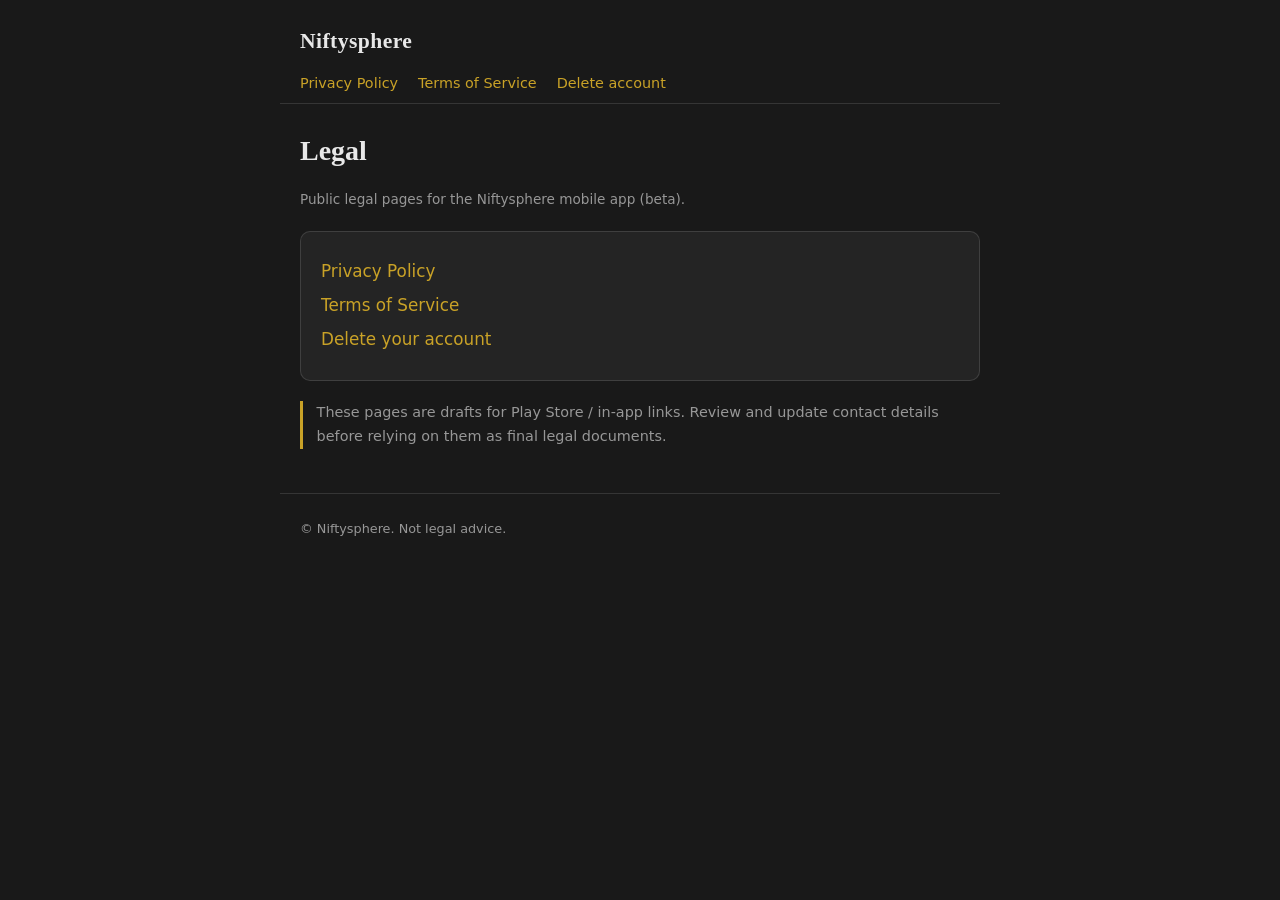
<file: index.html>
<!DOCTYPE html>
<html lang="en">
<head>
  <meta charset="utf-8" />
  <meta name="viewport" content="width=device-width, initial-scale=1" />
  <title>Niftysphere — Legal</title>
  <link rel="stylesheet" href="styles.css" />
</head>
<body>
  <header>
    <a class="brand" href="index.html">Niftysphere</a>
    <nav>
      <a href="privacy.html">Privacy Policy</a>
      <a href="terms.html">Terms of Service</a>
      <a href="delete-account.html">Delete account</a>
    </nav>
  </header>
  <main>
    <h1>Legal</h1>
    <p class="meta">Public legal pages for the Niftysphere mobile app (beta).</p>
    <div class="card">
      <a href="privacy.html">Privacy Policy</a>
      <a href="terms.html">Terms of Service</a>
      <a href="delete-account.html">Delete your account</a>
    </div>
    <p class="notice">
      These pages are drafts for Play Store / in-app links. Review and update
      contact details before relying on them as final legal documents.
    </p>
  </main>
  <footer>
    © Niftysphere. Not legal advice.
  </footer>
</body>
</html>
</file>
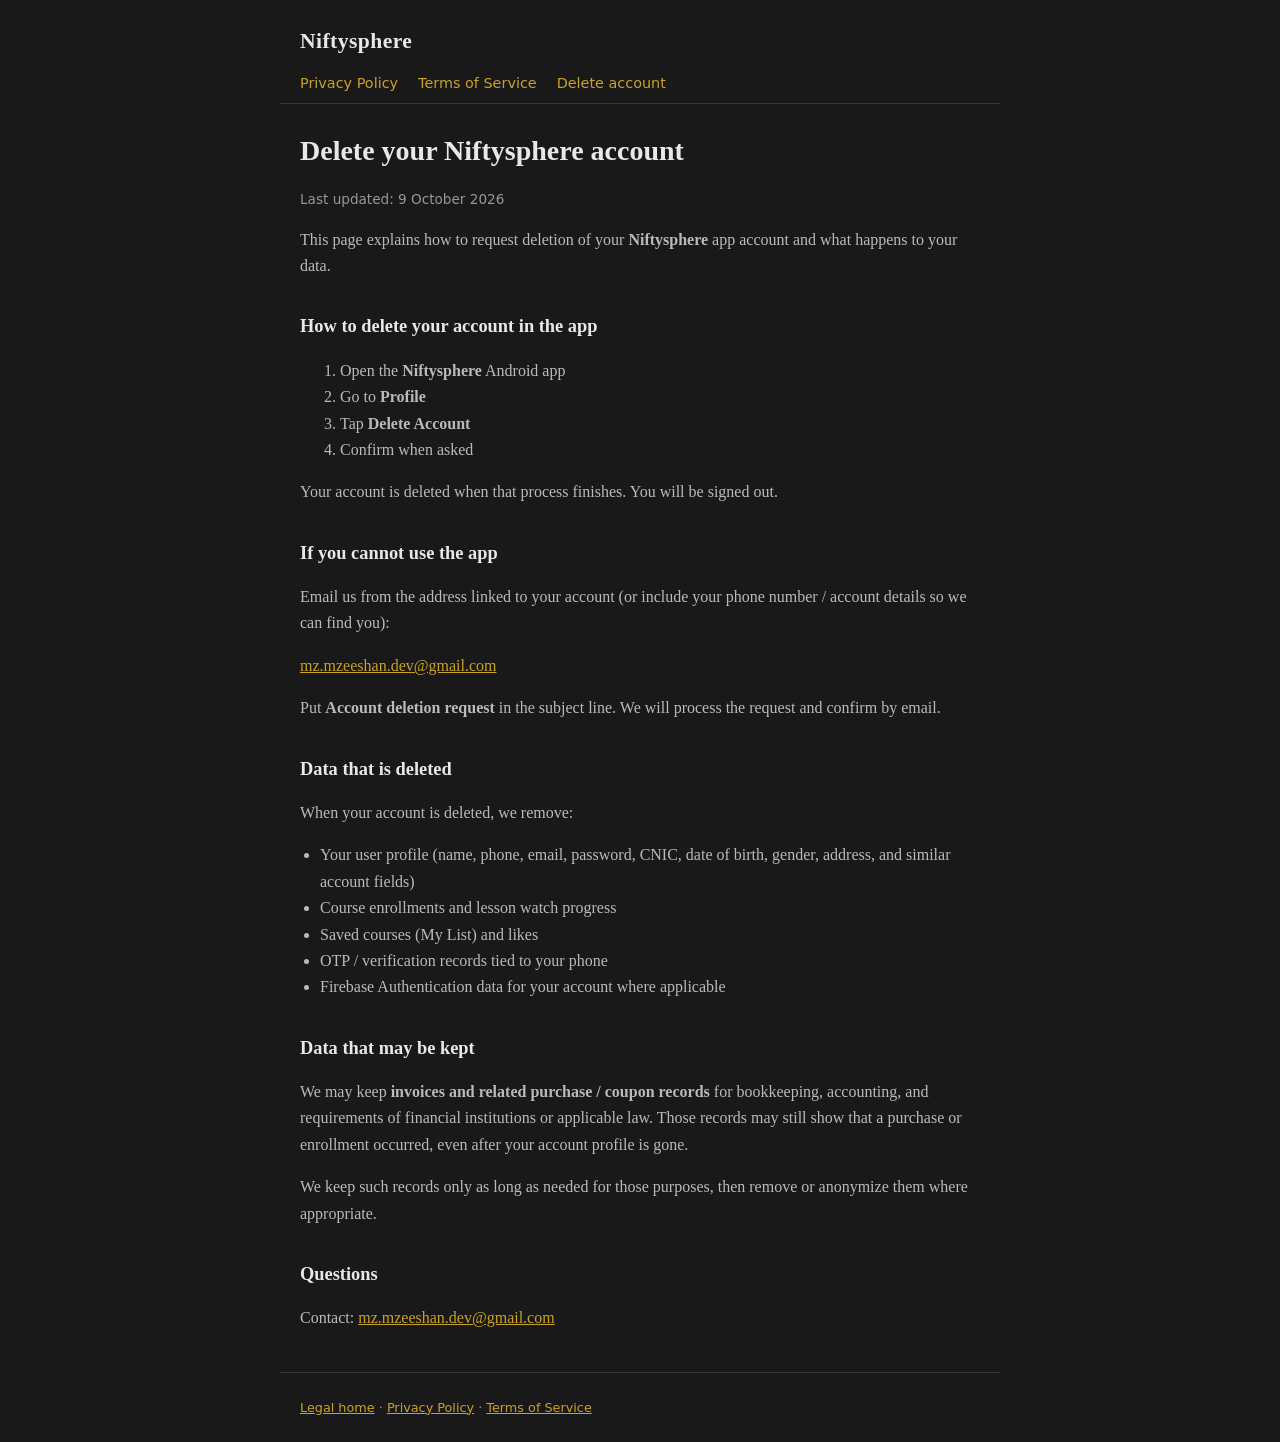
<file: delete-account.html>
<!DOCTYPE html>
<html lang="en">
<head>
  <meta charset="utf-8" />
  <meta name="viewport" content="width=device-width, initial-scale=1" />
  <title>Delete your account — Niftysphere</title>
  <link rel="stylesheet" href="styles.css" />
</head>
<body>
  <header>
    <a class="brand" href="index.html">Niftysphere</a>
    <nav>
      <a href="privacy.html">Privacy Policy</a>
      <a href="terms.html">Terms of Service</a>
      <a href="delete-account.html">Delete account</a>
    </nav>
  </header>
  <main>
    <h1>Delete your Niftysphere account</h1>
    <p class="meta">Last updated: 9 October 2026</p>

    <p>
      This page explains how to request deletion of your
      <strong>Niftysphere</strong> app account and what happens to your data.
    </p>

    <h2>How to delete your account in the app</h2>
    <ol>
      <li>Open the <strong>Niftysphere</strong> Android app</li>
      <li>Go to <strong>Profile</strong></li>
      <li>Tap <strong>Delete Account</strong></li>
      <li>Confirm when asked</li>
    </ol>
    <p>
      Your account is deleted when that process finishes. You will be signed out.
    </p>

    <h2>If you cannot use the app</h2>
    <p>
      Email us from the address linked to your account (or include your phone
      number / account details so we can find you):
    </p>
    <p>
      <a href="mailto:mz.mzeeshan.dev@gmail.com">mz.mzeeshan.dev@gmail.com</a>
    </p>
    <p>
      Put <strong>Account deletion request</strong> in the subject line. We will
      process the request and confirm by email.
    </p>

    <h2>Data that is deleted</h2>
    <p>When your account is deleted, we remove:</p>
    <ul>
      <li>Your user profile (name, phone, email, password, CNIC, date of birth, gender, address, and similar account fields)</li>
      <li>Course enrollments and lesson watch progress</li>
      <li>Saved courses (My List) and likes</li>
      <li>OTP / verification records tied to your phone</li>
      <li>Firebase Authentication data for your account where applicable</li>
    </ul>

    <h2>Data that may be kept</h2>
    <p>
      We may keep <strong>invoices and related purchase / coupon records</strong>
      for bookkeeping, accounting, and requirements of financial institutions or
      applicable law. Those records may still show that a purchase or enrollment
      occurred, even after your account profile is gone.
    </p>
    <p>
      We keep such records only as long as needed for those purposes, then remove
      or anonymize them where appropriate.
    </p>

    <h2>Questions</h2>
    <p>
      Contact:
      <a href="mailto:mz.mzeeshan.dev@gmail.com">mz.mzeeshan.dev@gmail.com</a>
    </p>
  </main>
  <footer>
    <a href="index.html">Legal home</a> ·
    <a href="privacy.html">Privacy Policy</a> ·
    <a href="terms.html">Terms of Service</a>
  </footer>
</body>
</html>
</file>
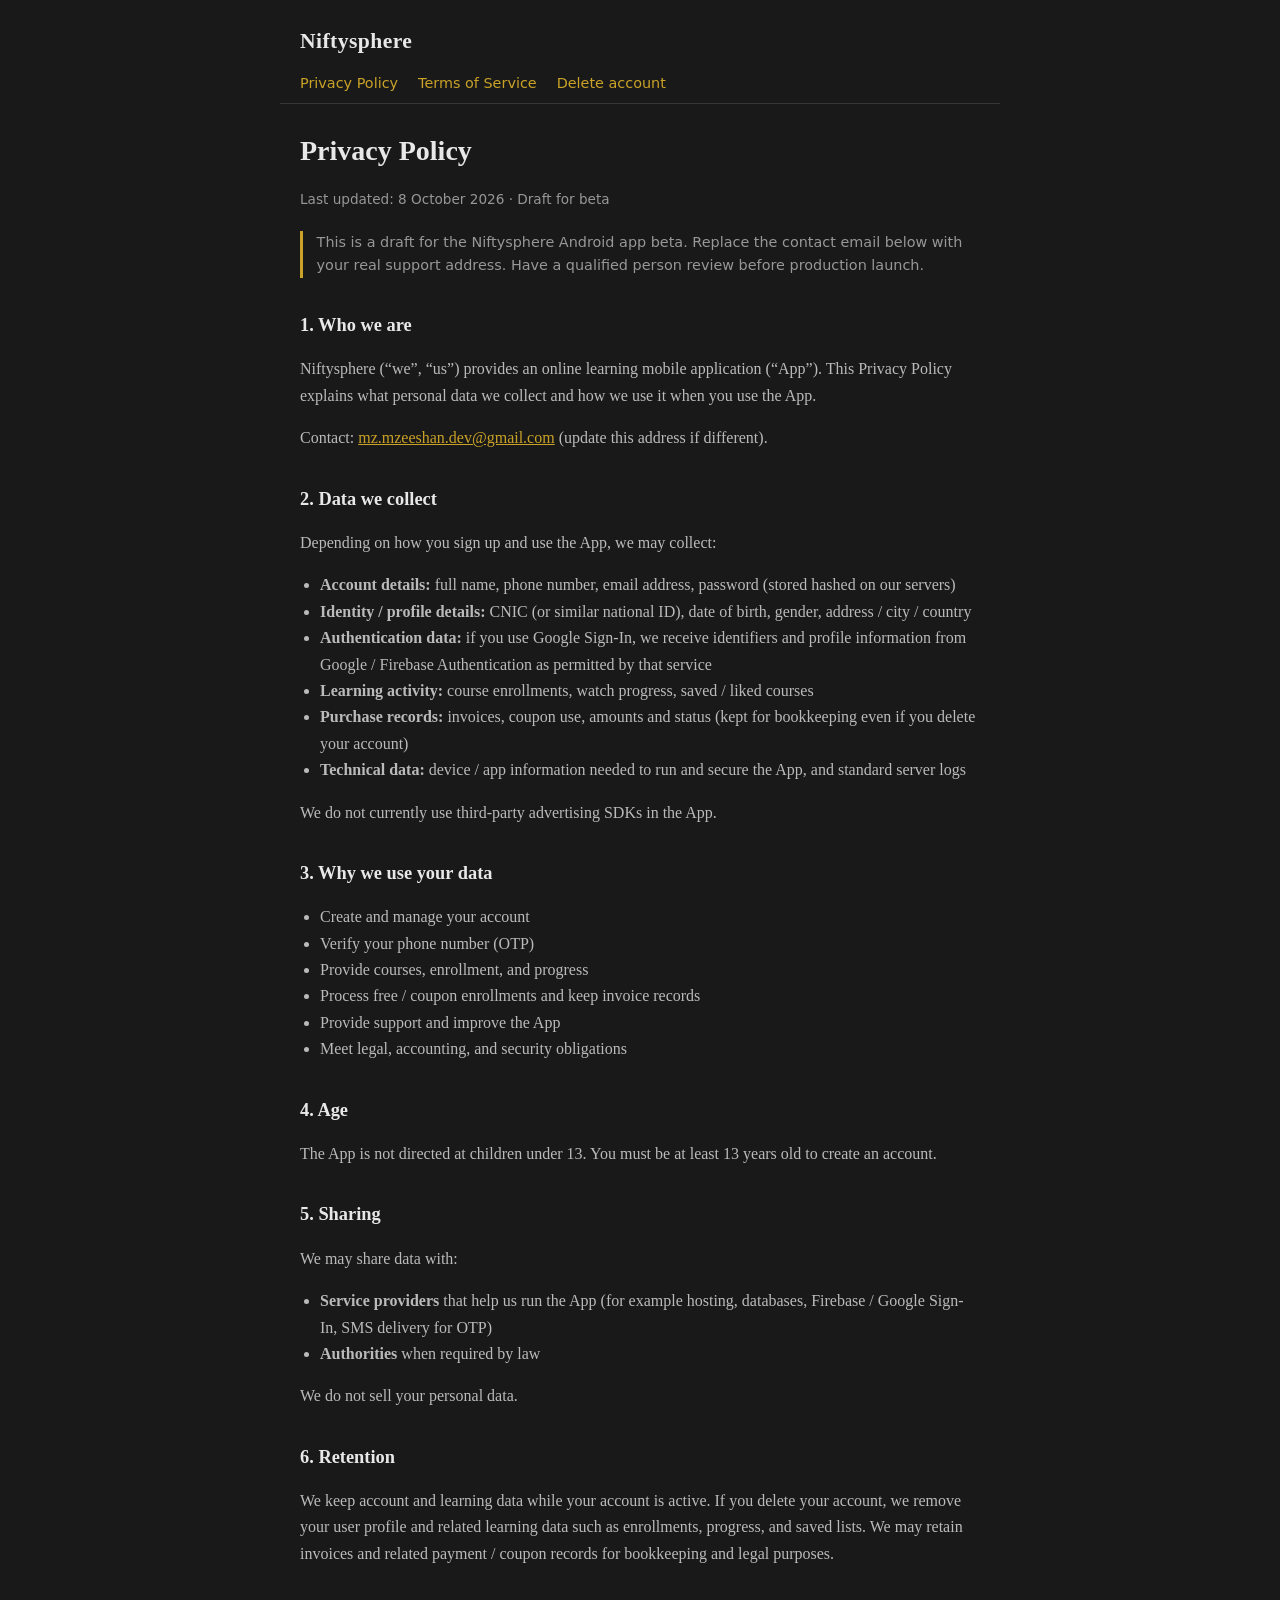
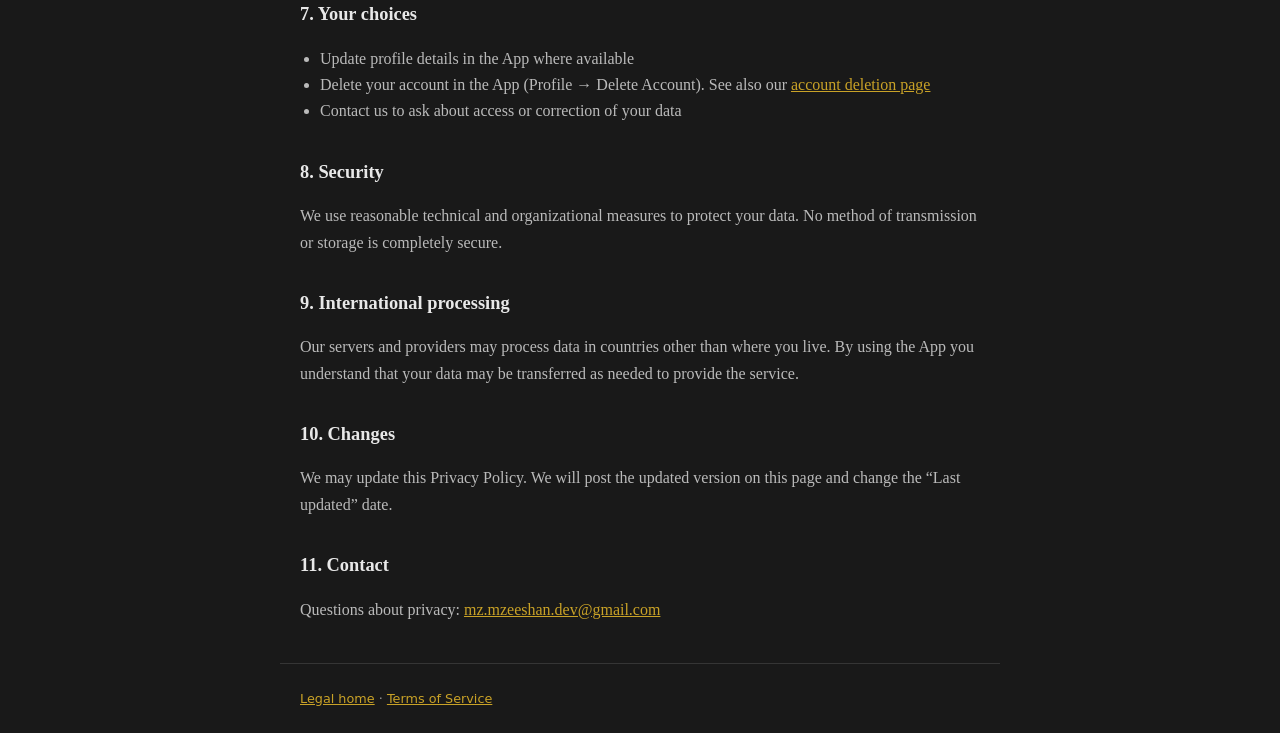
<file: privacy.html>
<!DOCTYPE html>
<html lang="en">
<head>
  <meta charset="utf-8" />
  <meta name="viewport" content="width=device-width, initial-scale=1" />
  <title>Privacy Policy — Niftysphere</title>
  <link rel="stylesheet" href="styles.css" />
</head>
<body>
  <header>
    <a class="brand" href="index.html">Niftysphere</a>
    <nav>
      <a href="privacy.html">Privacy Policy</a>
      <a href="terms.html">Terms of Service</a>
      <a href="delete-account.html">Delete account</a>
    </nav>
  </header>
  <main>
    <h1>Privacy Policy</h1>
    <p class="meta">Last updated: 8 October 2026 · Draft for beta</p>

    <p class="notice">
      This is a draft for the Niftysphere Android app beta. Replace the contact
      email below with your real support address. Have a qualified person review
      before production launch.
    </p>

    <h2>1. Who we are</h2>
    <p>
      Niftysphere (“we”, “us”) provides an online learning mobile application
      (“App”). This Privacy Policy explains what personal data we collect and
      how we use it when you use the App.
    </p>
    <p>
      Contact: <a href="mailto:mz.mzeeshan.dev@gmail.com">mz.mzeeshan.dev@gmail.com</a>
      (update this address if different).
    </p>

    <h2>2. Data we collect</h2>
    <p>Depending on how you sign up and use the App, we may collect:</p>
    <ul>
      <li><strong>Account details:</strong> full name, phone number, email address, password (stored hashed on our servers)</li>
      <li><strong>Identity / profile details:</strong> CNIC (or similar national ID), date of birth, gender, address / city / country</li>
      <li><strong>Authentication data:</strong> if you use Google Sign-In, we receive identifiers and profile information from Google / Firebase Authentication as permitted by that service</li>
      <li><strong>Learning activity:</strong> course enrollments, watch progress, saved / liked courses</li>
      <li><strong>Purchase records:</strong> invoices, coupon use, amounts and status (kept for bookkeeping even if you delete your account)</li>
      <li><strong>Technical data:</strong> device / app information needed to run and secure the App, and standard server logs</li>
    </ul>
    <p>We do not currently use third-party advertising SDKs in the App.</p>

    <h2>3. Why we use your data</h2>
    <ul>
      <li>Create and manage your account</li>
      <li>Verify your phone number (OTP)</li>
      <li>Provide courses, enrollment, and progress</li>
      <li>Process free / coupon enrollments and keep invoice records</li>
      <li>Provide support and improve the App</li>
      <li>Meet legal, accounting, and security obligations</li>
    </ul>

    <h2>4. Age</h2>
    <p>
      The App is not directed at children under 13. You must be at least 13 years
      old to create an account.
    </p>

    <h2>5. Sharing</h2>
    <p>We may share data with:</p>
    <ul>
      <li><strong>Service providers</strong> that help us run the App (for example hosting, databases, Firebase / Google Sign-In, SMS delivery for OTP)</li>
      <li><strong>Authorities</strong> when required by law</li>
    </ul>
    <p>We do not sell your personal data.</p>

    <h2>6. Retention</h2>
    <p>
      We keep account and learning data while your account is active. If you
      delete your account, we remove your user profile and related learning data
      such as enrollments, progress, and saved lists. We may retain invoices and
      related payment / coupon records for bookkeeping and legal purposes.
    </p>

    <h2>7. Your choices</h2>
    <ul>
      <li>Update profile details in the App where available</li>
      <li>Delete your account in the App (Profile → Delete Account). See also our <a href="delete-account.html">account deletion page</a></li>
      <li>Contact us to ask about access or correction of your data</li>
    </ul>

    <h2>8. Security</h2>
    <p>
      We use reasonable technical and organizational measures to protect your
      data. No method of transmission or storage is completely secure.
    </p>

    <h2>9. International processing</h2>
    <p>
      Our servers and providers may process data in countries other than where
      you live. By using the App you understand that your data may be transferred
      as needed to provide the service.
    </p>

    <h2>10. Changes</h2>
    <p>
      We may update this Privacy Policy. We will post the updated version on this
      page and change the “Last updated” date.
    </p>

    <h2>11. Contact</h2>
    <p>
      Questions about privacy:
      <a href="mailto:mz.mzeeshan.dev@gmail.com">mz.mzeeshan.dev@gmail.com</a>
    </p>
  </main>
  <footer>
    <a href="index.html">Legal home</a> ·
    <a href="terms.html">Terms of Service</a>
  </footer>
</body>
</html>
</file>
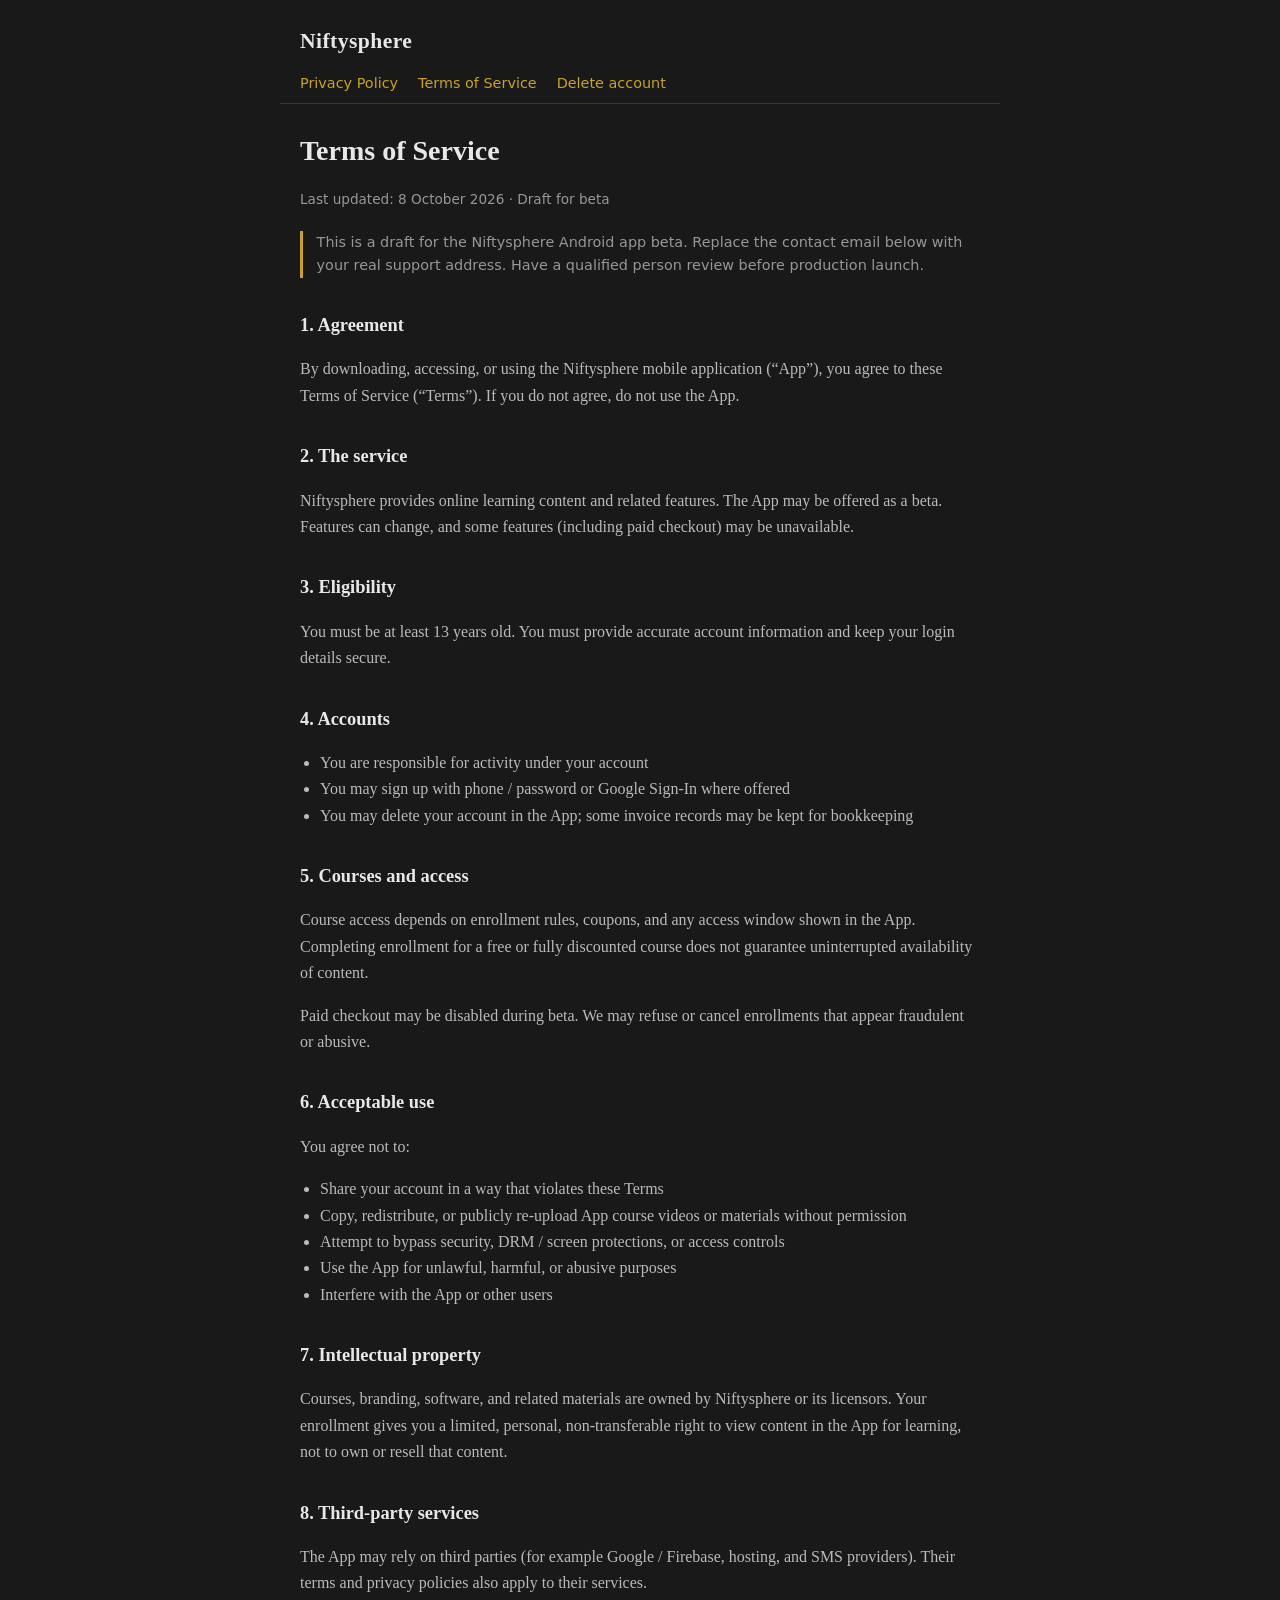
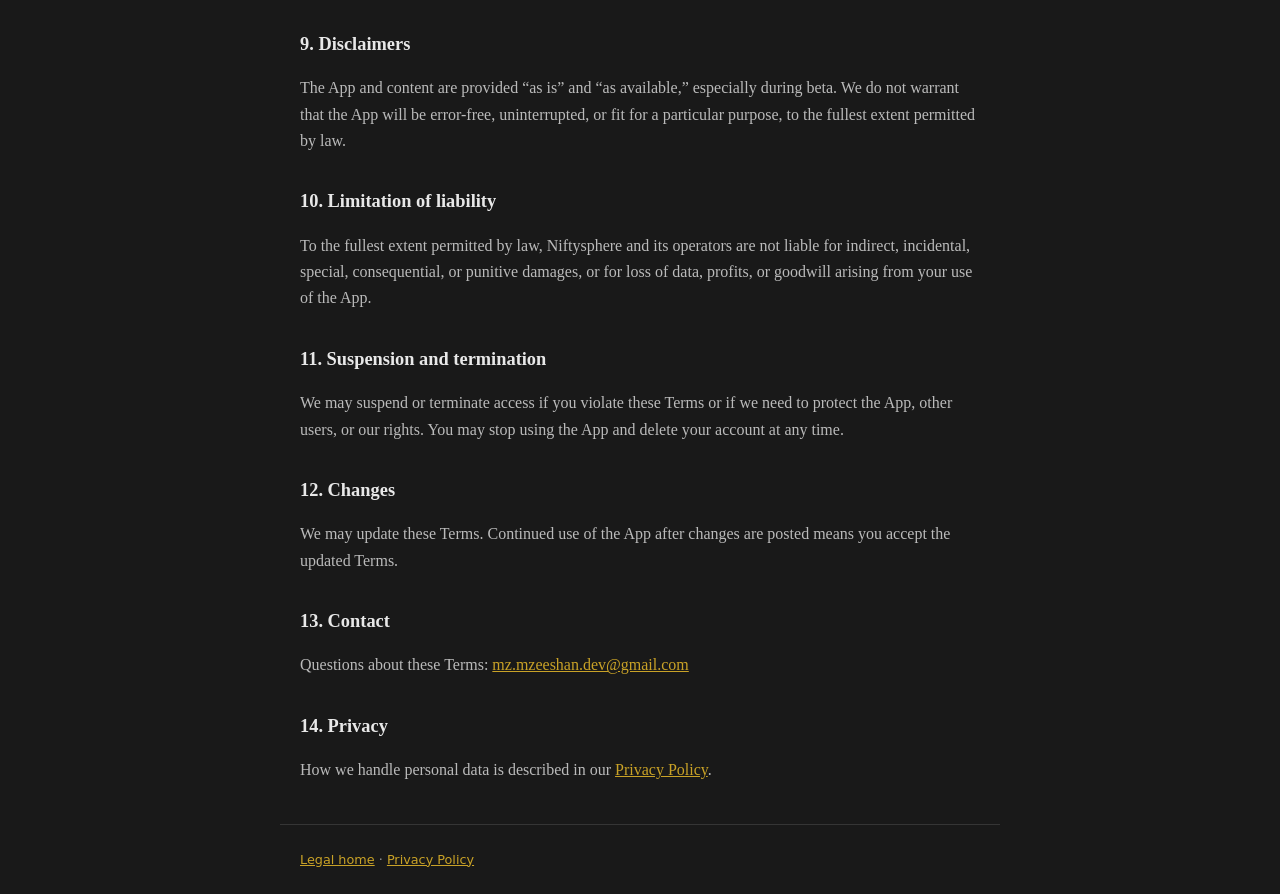
<file: terms.html>
<!DOCTYPE html>
<html lang="en">
<head>
  <meta charset="utf-8" />
  <meta name="viewport" content="width=device-width, initial-scale=1" />
  <title>Terms of Service — Niftysphere</title>
  <link rel="stylesheet" href="styles.css" />
</head>
<body>
  <header>
    <a class="brand" href="index.html">Niftysphere</a>
    <nav>
      <a href="privacy.html">Privacy Policy</a>
      <a href="terms.html">Terms of Service</a>
      <a href="delete-account.html">Delete account</a>
    </nav>
  </header>
  <main>
    <h1>Terms of Service</h1>
    <p class="meta">Last updated: 8 October 2026 · Draft for beta</p>

    <p class="notice">
      This is a draft for the Niftysphere Android app beta. Replace the contact
      email below with your real support address. Have a qualified person review
      before production launch.
    </p>

    <h2>1. Agreement</h2>
    <p>
      By downloading, accessing, or using the Niftysphere mobile application
      (“App”), you agree to these Terms of Service (“Terms”). If you do not
      agree, do not use the App.
    </p>

    <h2>2. The service</h2>
    <p>
      Niftysphere provides online learning content and related features. The App
      may be offered as a beta. Features can change, and some features (including
      paid checkout) may be unavailable.
    </p>

    <h2>3. Eligibility</h2>
    <p>
      You must be at least 13 years old. You must provide accurate account
      information and keep your login details secure.
    </p>

    <h2>4. Accounts</h2>
    <ul>
      <li>You are responsible for activity under your account</li>
      <li>You may sign up with phone / password or Google Sign-In where offered</li>
      <li>You may delete your account in the App; some invoice records may be kept for bookkeeping</li>
    </ul>

    <h2>5. Courses and access</h2>
    <p>
      Course access depends on enrollment rules, coupons, and any access window
      shown in the App. Completing enrollment for a free or fully discounted
      course does not guarantee uninterrupted availability of content.
    </p>
    <p>
      Paid checkout may be disabled during beta. We may refuse or cancel
      enrollments that appear fraudulent or abusive.
    </p>

    <h2>6. Acceptable use</h2>
    <p>You agree not to:</p>
    <ul>
      <li>Share your account in a way that violates these Terms</li>
      <li>Copy, redistribute, or publicly re-upload App course videos or materials without permission</li>
      <li>Attempt to bypass security, DRM / screen protections, or access controls</li>
      <li>Use the App for unlawful, harmful, or abusive purposes</li>
      <li>Interfere with the App or other users</li>
    </ul>

    <h2>7. Intellectual property</h2>
    <p>
      Courses, branding, software, and related materials are owned by Niftysphere
      or its licensors. Your enrollment gives you a limited, personal,
      non-transferable right to view content in the App for learning, not to
      own or resell that content.
    </p>

    <h2>8. Third-party services</h2>
    <p>
      The App may rely on third parties (for example Google / Firebase, hosting,
      and SMS providers). Their terms and privacy policies also apply to their
      services.
    </p>

    <h2>9. Disclaimers</h2>
    <p>
      The App and content are provided “as is” and “as available,” especially
      during beta. We do not warrant that the App will be error-free,
      uninterrupted, or fit for a particular purpose, to the fullest extent
      permitted by law.
    </p>

    <h2>10. Limitation of liability</h2>
    <p>
      To the fullest extent permitted by law, Niftysphere and its operators are
      not liable for indirect, incidental, special, consequential, or punitive
      damages, or for loss of data, profits, or goodwill arising from your use
      of the App.
    </p>

    <h2>11. Suspension and termination</h2>
    <p>
      We may suspend or terminate access if you violate these Terms or if we
      need to protect the App, other users, or our rights. You may stop using
      the App and delete your account at any time.
    </p>

    <h2>12. Changes</h2>
    <p>
      We may update these Terms. Continued use of the App after changes are
      posted means you accept the updated Terms.
    </p>

    <h2>13. Contact</h2>
    <p>
      Questions about these Terms:
      <a href="mailto:mz.mzeeshan.dev@gmail.com">mz.mzeeshan.dev@gmail.com</a>
    </p>

    <h2>14. Privacy</h2>
    <p>
      How we handle personal data is described in our
      <a href="privacy.html">Privacy Policy</a>.
    </p>
  </main>
  <footer>
    <a href="index.html">Legal home</a> ·
    <a href="privacy.html">Privacy Policy</a>
  </footer>
</body>
</html>
</file>
<file: styles.css>
:root {
  --bg: #191919;
  --text: rgba(255, 255, 255, 0.9);
  --muted: rgba(255, 255, 255, 0.55);
  --soft: rgba(255, 255, 255, 0.7);
  --accent: #c9a227;
  --border: rgba(255, 255, 255, 0.12);
  --card: #242424;
}

* {
  box-sizing: border-box;
}

body {
  margin: 0;
  font-family: Georgia, "Times New Roman", serif;
  background: var(--bg);
  color: var(--text);
  line-height: 1.65;
}

a {
  color: var(--accent);
}

header,
main,
footer {
  max-width: 720px;
  margin: 0 auto;
  padding: 1.5rem 1.25rem;
}

header {
  padding-bottom: 0.5rem;
  border-bottom: 1px solid var(--border);
}

.brand {
  font-size: 1.35rem;
  font-weight: 700;
  letter-spacing: 0.02em;
  color: var(--text);
  text-decoration: none;
}

nav {
  margin-top: 0.75rem;
  display: flex;
  flex-wrap: wrap;
  gap: 0.75rem 1.25rem;
  font-family: system-ui, -apple-system, sans-serif;
  font-size: 0.9rem;
}

nav a {
  text-decoration: none;
}

nav a:hover {
  text-decoration: underline;
}

h1 {
  font-size: 1.75rem;
  margin: 0 0 0.5rem;
}

h2 {
  font-size: 1.15rem;
  margin-top: 2rem;
  margin-bottom: 0.5rem;
}

.meta {
  color: var(--muted);
  font-family: system-ui, -apple-system, sans-serif;
  font-size: 0.85rem;
}

p,
li {
  color: var(--soft);
}

ul {
  padding-left: 1.25rem;
}

.card {
  background: var(--card);
  border: 1px solid var(--border);
  border-radius: 10px;
  padding: 1.25rem;
  margin: 1.25rem 0;
  font-family: system-ui, -apple-system, sans-serif;
}

.card a {
  display: block;
  margin: 0.4rem 0;
  font-size: 1.05rem;
  text-decoration: none;
}

.card a:hover {
  text-decoration: underline;
}

.notice {
  font-family: system-ui, -apple-system, sans-serif;
  font-size: 0.9rem;
  color: var(--muted);
  border-left: 3px solid var(--accent);
  padding-left: 0.85rem;
  margin: 1.25rem 0;
}

footer {
  border-top: 1px solid var(--border);
  color: var(--muted);
  font-family: system-ui, -apple-system, sans-serif;
  font-size: 0.8rem;
}
</file>
